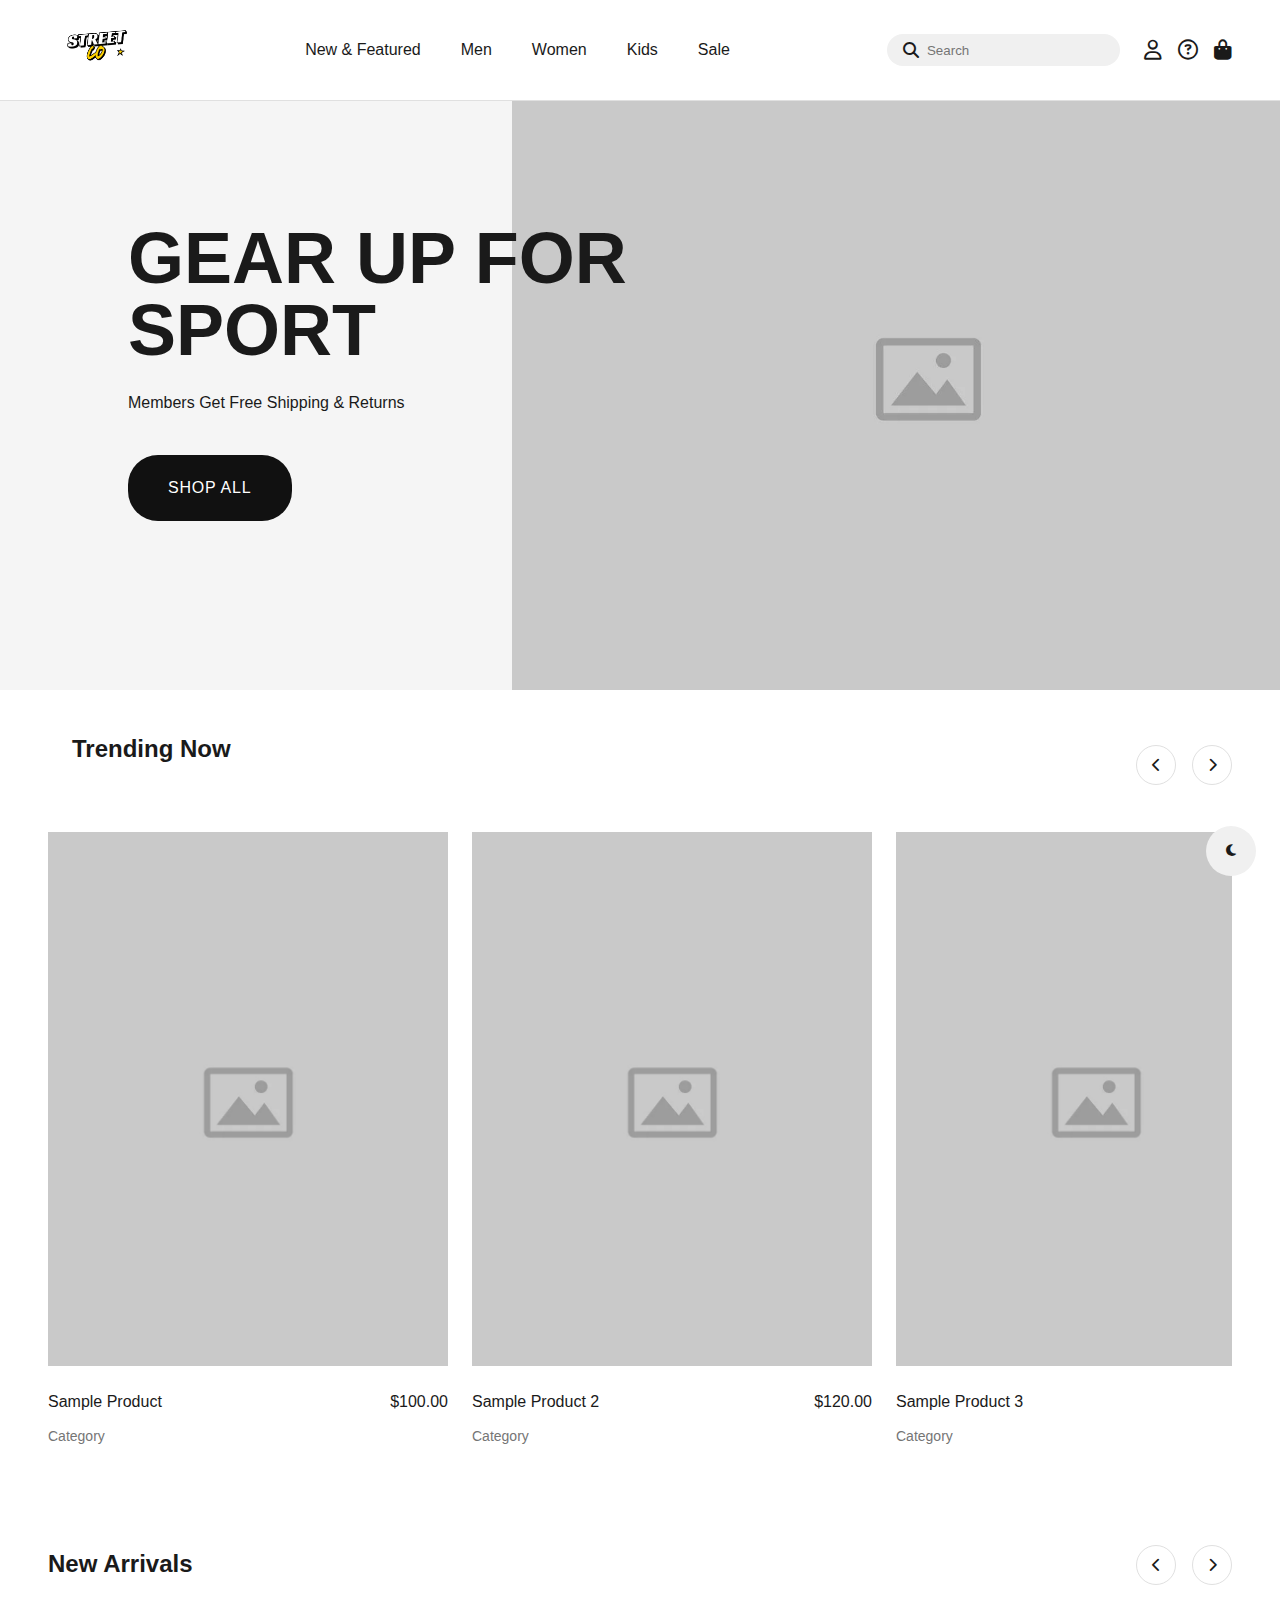
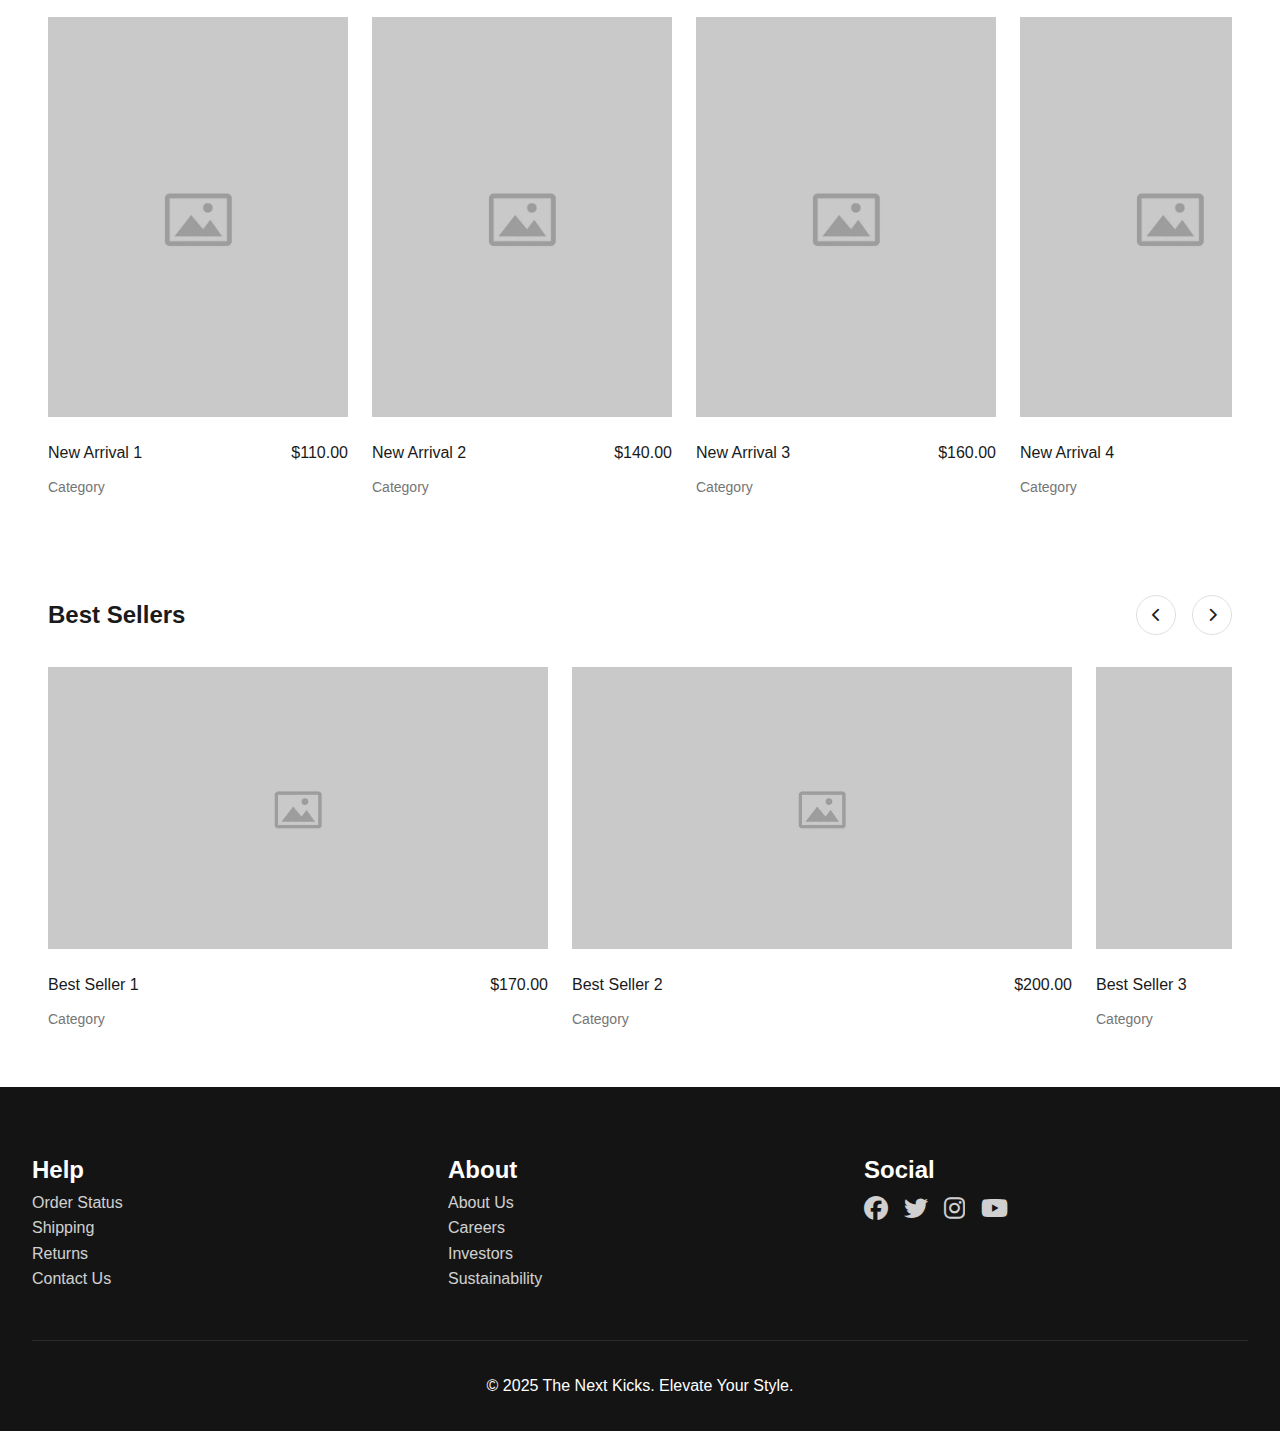
<file: index.html>
<!DOCTYPE html>
<html lang="en">
<head>
    <meta charset="UTF-8">
    <meta name="viewport" content="width=device-width, initial-scale=1.0">
    <title>TNK Clothing Shop</title>
    <link rel="stylesheet" href="styles.css">
    <link rel="stylesheet" href="https://cdnjs.cloudflare.com/ajax/libs/font-awesome/6.4.0/css/all.min.css">
</head>
<body>
    <nav class="nav">
        <div class="nav__container">
            <a href="/">
                <img src="images/logo.png" alt="TNK" class="nav__logo">
            </a>

            <ul class="nav__menu">
                <li><a href="#" class="nav__link">New & Featured</a></li>
                <li><a href="#" class="nav__link">Men</a></li>
                <li><a href="#" class="nav__link">Women</a></li>
                <li><a href="#" class="nav__link">Kids</a></li>
                <li><a href="#" class="nav__link">Sale</a></li>
            </ul>

            <div class="nav__tools">
                <div class="nav__search">
                    <i class="fas fa-search"></i>
                    <input type="text" placeholder="Search">
                </div>
                <div class="nav__icons">
                    <a href="auth.html" class="nav__icon"><i class="far fa-user"></i></a>
                    <a href="help.html" class="nav__icon"><i class="far fa-question-circle"></i></a>
                    <a href="cart.html" class="nav__icon"><i class="fas fa-shopping-bag"></i></a>
                </div>
            </div>
        </div>
    </nav>

    <main>
        <section class="featured-showcase">
            <div class="showcase-content">
                <h1>GEAR UP FOR SPORT</h1>
                <p>Members Get Free Shipping & Returns</p>
                <nav class="showcase-buttons">
                    <a href="#" class="btn btn--primary">Shop All</a>
                </nav>
            </div>
            <img src="images/placeholder.png" alt="Featured Collection">
        </section>

        <section class="trending-now">
            <div class="section-header">
                <h2>Trending Now</h2>
                <div class="scroll-controls">
                    <button class="scroll-btn prev" aria-label="Previous">
                        <i class="fas fa-chevron-left"></i>
                    </button>
                    <button class="scroll-btn next" aria-label="Next">
                        <i class="fas fa-chevron-right"></i>
                    </button>
                </div>
            </div>
            <div class="scroll-container">
                <div class="trend-list">
                    <a href="product.html?id=1" class="trend-card" data-product-id="1" data-product-name="Sample Product" data-product-price="100.00">
                        <img src="images/placeholder.png" alt="Product">
                        <div class="trend-details">
                            <h3>Sample Product</h3>
                            <span class="trend-price">$100.00</span>
                        </div>
                        <span class="trend-category">Category</span>
                    </a>
                    <a href="product.html?id=2" class="trend-card" data-product-id="2" data-product-name="Sample Product 2" data-product-price="120.00">
                        <img src="images/placeholder.png" alt="Product">
                        <div class="trend-details">
                            <h3>Sample Product 2</h3>
                            <span class="trend-price">$120.00</span>
                        </div>
                        <span class="trend-category">Category</span>
                    </a>
                    <a href="product.html?id=3" class="trend-card" data-product-id="3" data-product-name="Sample Product 3" data-product-price="150.00">
                        <img src="images/placeholder.png" alt="Product">
                        <div class="trend-details">
                            <h3>Sample Product 3</h3>
                            <span class="trend-price">$150.00</span>
                        </div>
                        <span class="trend-category">Category</span>
                    </a>
                    <a href="product.html?id=4" class="trend-card" data-product-id="4" data-product-name="Sample Product 4" data-product-price="200.00">
                        <img src="images/placeholder.png" alt="Product">
                        <div class="trend-details">
                            <h3>Sample Product 4</h3>
                            <span class="trend-price">$200.00</span>
                        </div>
                        <span class="trend-category">Category</span>
                    </a>
                    <a href="product.html?id=5" class="trend-card" data-product-id="5" data-product-name="Sample Product 5" data-product-price="180.00">
                        <img src="images/placeholder.png" alt="Product">
                        <div class="trend-details">
                            <h3>Sample Product 5</h3>
                            <span class="trend-price">$180.00</span>
                        </div>
                        <span class="trend-category">Category</span>
                    </a>
                    <a href="product.html?id=6" class="trend-card" data-product-id="6" data-product-name="Sample Product 6" data-product-price="130.00">
                        <img src="images/placeholder.png" alt="Product">
                        <div class="trend-details">
                            <h3>Sample Product 6</h3>
                            <span class="trend-price">$130.00</span>
                        </div>
                        <span class="trend-category">Category</span>
                    </a>
                </div>
            </div>
        </section>

        <section class="new-arrivals">
            <div class="section-header">
                <h2>New Arrivals</h2>
                <div class="scroll-controls">
                    <button class="scroll-btn prev" aria-label="Previous">
                        <i class="fas fa-chevron-left"></i>
                    </button>
                    <button class="scroll-btn next" aria-label="Next">
                        <i class="fas fa-chevron-right"></i>
                    </button>
                </div>
            </div>
            <div class="scroll-container">
                <div class="trend-list">
                    <a href="product.html?id=7" class="trend-card" data-product-id="7" data-product-name="New Arrival 1" data-product-price="110.00">
                        <img src="images/placeholder.png" alt="Product">
                        <div class="trend-details">
                            <h3>New Arrival 1</h3>
                            <span class="trend-price">$110.00</span>
                        </div>
                        <span class="trend-category">Category</span>
                    </a>
                    <a href="product.html?id=8" class="trend-card" data-product-id="8" data-product-name="New Arrival 2" data-product-price="140.00">
                        <img src="images/placeholder.png" alt="Product">
                        <div class="trend-details">
                            <h3>New Arrival 2</h3>
                            <span class="trend-price">$140.00</span>
                        </div>
                        <span class="trend-category">Category</span>
                    </a>
                    <a href="product.html?id=9" class="trend-card" data-product-id="9" data-product-name="New Arrival 3" data-product-price="160.00">
                        <img src="images/placeholder.png" alt="Product">
                        <div class="trend-details">
                            <h3>New Arrival 3</h3>
                            <span class="trend-price">$160.00</span>
                        </div>
                        <span class="trend-category">Category</span>
                    </a>
                    <a href="product.html?id=10" class="trend-card" data-product-id="10" data-product-name="New Arrival 4" data-product-price="190.00">
                        <img src="images/placeholder.png" alt="Product">
                        <div class="trend-details">
                            <h3>New Arrival 4</h3>
                            <span class="trend-price">$190.00</span>
                        </div>
                        <span class="trend-category">Category</span>
                    </a>
                </div>
            </div>
        </section>

        <section class="best-sellers">
            <div class="section-header">
                <h2>Best Sellers</h2>
                <div class="scroll-controls">
                    <button class="scroll-btn prev" aria-label="Previous">
                        <i class="fas fa-chevron-left"></i>
                    </button>
                    <button class="scroll-btn next" aria-label="Next">
                        <i class="fas fa-chevron-right"></i>
                    </button>
                </div>
            </div>
            <div class="scroll-container">
                <div class="trend-list">
                    <a href="product.html?id=11" class="trend-card" data-product-id="11" data-product-name="Best Seller 1" data-product-price="170.00">
                        <img src="images/placeholder.png" alt="Product">
                        <div class="trend-details">
                            <h3>Best Seller 1</h3>
                            <span class="trend-price">$170.00</span>
                        </div>
                        <span class="trend-category">Category</span>
                    </a>
                    <a href="product.html?id=12" class="trend-card" data-product-id="12" data-product-name="Best Seller 2" data-product-price="200.00">
                        <img src="images/placeholder.png" alt="Product">
                        <div class="trend-details">
                            <h3>Best Seller 2</h3>
                            <span class="trend-price">$200.00</span>
                        </div>
                        <span class="trend-category">Category</span>
                    </a>
                    <a href="product.html?id=13" class="trend-card" data-product-id="13" data-product-name="Best Seller 3" data-product-price="220.00">
                        <img src="images/placeholder.png" alt="Product">
                        <div class="trend-details">
                            <h3>Best Seller 3</h3>
                            <span class="trend-price">$220.00</span>
                        </div>
                        <span class="trend-category">Category</span>
                    </a>
                    <a href="product.html?id=14" class="trend-card" data-product-id="14" data-product-name="Best Seller 4" data-product-price="250.00">
                        <img src="images/placeholder.png" alt="Product">
                        <div class="trend-details">
                            <h3>Best Seller 4</h3>
                            <span class="trend-price">$250.00</span>
                        </div>
                        <span class="trend-category">Category</span>
                    </a>
                </div>
            </div>
        </section>
    </main>

    <footer>
        <div class="footer-content">
            <section class="footer-section">
                <h2>Help</h2>
                <nav aria-label="Help navigation">
                    <ul>
                        <li><a href="#">Order Status</a></li>
                        <li><a href="#">Shipping</a></li>
                        <li><a href="#">Returns</a></li>
                        <li><a href="#">Contact Us</a></li>
                    </ul>
                </nav>
            </section>
            <section class="footer-section">
                <h2>About</h2>
                <nav aria-label="About navigation">
                    <ul>
                        <li><a href="#">About Us</a></li>
                        <li><a href="#">Careers</a></li>
                        <li><a href="#">Investors</a></li>
                        <li><a href="#">Sustainability</a></li>
                    </ul>
                </nav>
            </section>
            <section class="footer-section">
                <h2>Social</h2>
                <nav class="social-icons" aria-label="Social media">
                    <a href="#"><i class="fab fa-facebook"></i></a>
                    <a href="#"><i class="fab fa-twitter"></i></a>
                    <a href="#"><i class="fab fa-instagram"></i></a>
                    <a href="#"><i class="fab fa-youtube"></i></a>
                </nav>
            </section>
        </div>
        <div class="footer-bottom">
            <p>&copy; 2025 The Next Kicks. Elevate Your Style.</p>
        </div>
    </footer>

    <button class="theme-toggle" aria-label="Toggle dark mode">
        <i class="fas fa-moon"></i>
    </button>

    <script src="script.js"></script>
</body>
</html>
</file>
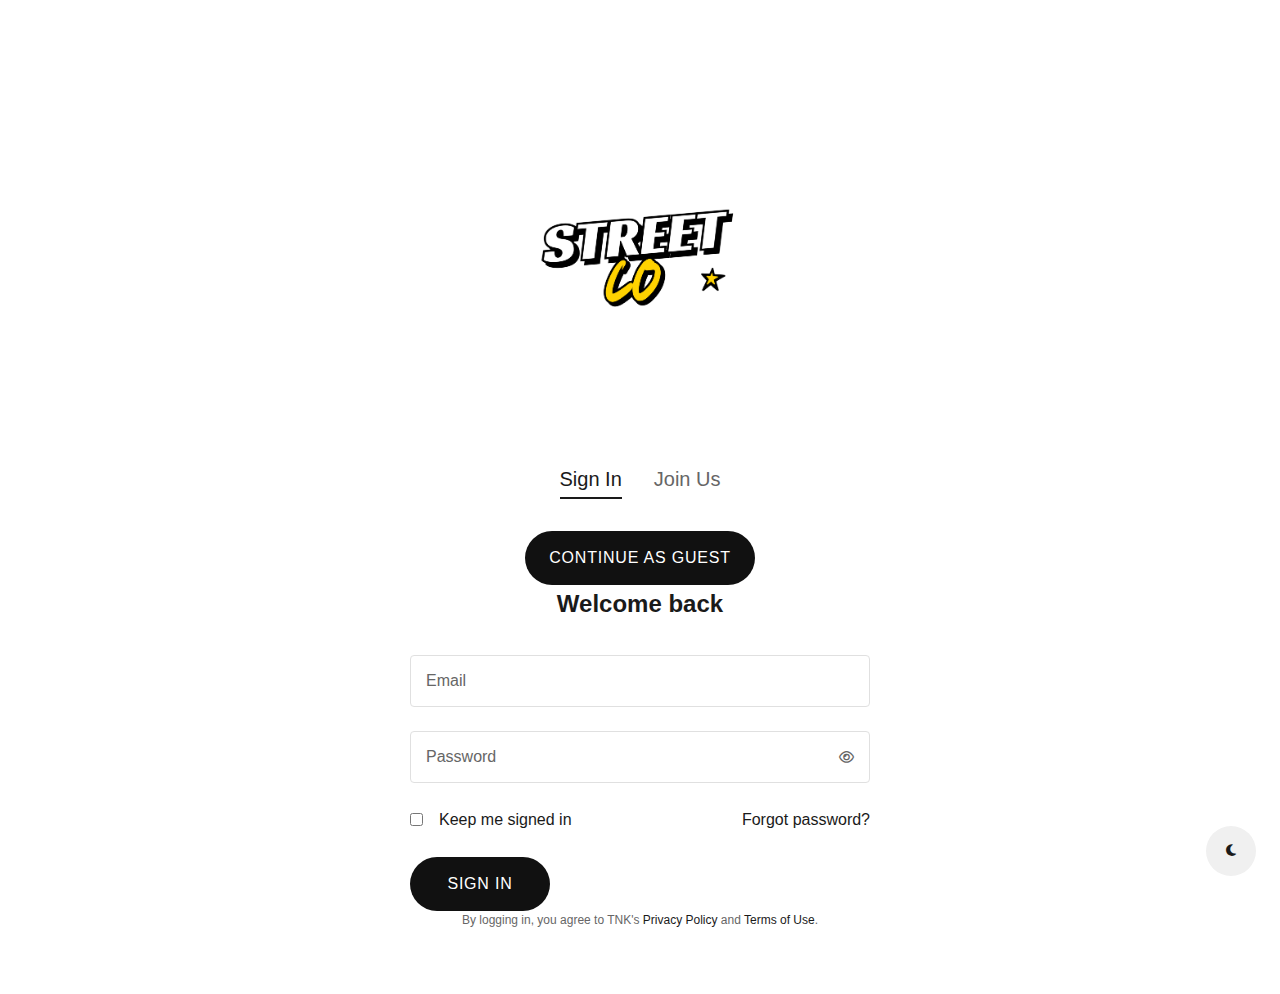
<file: auth.html>
<!DOCTYPE html>
<html lang="en">
<head>
    <meta charset="UTF-8">
    <meta name="viewport" content="width=device-width, initial-scale=1.0">
    <title>Sign In - TNK Clothing Shop</title>
    <link rel="stylesheet" href="styles.css">
    <link rel="stylesheet" href="auth.css">
    <link rel="stylesheet" href="https://cdnjs.cloudflare.com/ajax/libs/font-awesome/6.4.0/css/all.min.css">
</head>
<body>
    <div class="auth-container">
        <div class="auth-wrapper">
            <a href="index.html">
                <img src="images/logo.png" alt="Logo" class="auth-logo">
            </a>
            
            <div class="auth-tabs">
                <button class="tab-btn active" data-tab="signin">Sign In</button>
                <button class="tab-btn" data-tab="signup">Join Us</button>
            </div>

            <button id="guestButton" class="btn btn--primary">Continue as Guest</button>

            <form class="auth-form signin-form active" onsubmit="return false;">
                <h2>Welcome back</h2>
                
                <div class="form-group">
                    <input type="email" id="signin-email" required>
                    <label for="signin-email">Email</label>
                </div>

                <div class="form-group">
                    <input type="password" id="signin-password" required>
                    <label for="signin-password">Password</label>
                    <button type="button" class="show-password">
                        <i class="far fa-eye"></i>
                    </button>
                </div>

                <div class="form-options">
                    <label class="checkbox-container">
                        <input type="checkbox">
                        <span class="checkmark"></span>
                        Keep me signed in
                    </label>
                    <a href="#" class="forgot-link">Forgot password?</a>
                </div>

                <button type="submit" class="btn btn--primary">Sign In</button>
            </form>

            <form class="auth-form signup-form" onsubmit="return false;">
                <h2>Create your account</h2>
                
                <div class="form-group">
                    <input type="email" id="signup-email" required>
                    <label for="signup-email">Email</label>
                </div>

                <div class="form-group">
                    <input type="password" id="signup-password" required>
                    <label for="signup-password">Password</label>
                    <button type="button" class="show-password">
                        <i class="far fa-eye"></i>
                    </button>
                </div>

                <div class="form-group">
                    <input type="text" id="signup-firstname" required>
                    <label for="signup-firstname">First Name</label>
                </div>

                <div class="form-group">
                    <input type="text" id="signup-lastname" required>
                    <label for="signup-lastname">Last Name</label>
                </div>

                <div class="form-options">
                    <label class="checkbox-container">
                        <input type="checkbox">
                        <span class="checkmark"></span>
                        Sign up for emails
                    </label>
                </div>

                <button type="submit" class="btn btn--primary">Create Account</button>
            </form>

            <p class="privacy-text">
                By logging in, you agree to TNK's <a href="#">Privacy Policy</a> and <a href="#">Terms of Use</a>.
            </p>
        </div>
    </div>

    <button class="theme-toggle" aria-label="Toggle dark mode">
        <i class="fas fa-moon"></i>
    </button>

    <script src="script.js"></script>
    <script src="auth.js"></script>
</body>
</html>
</file>
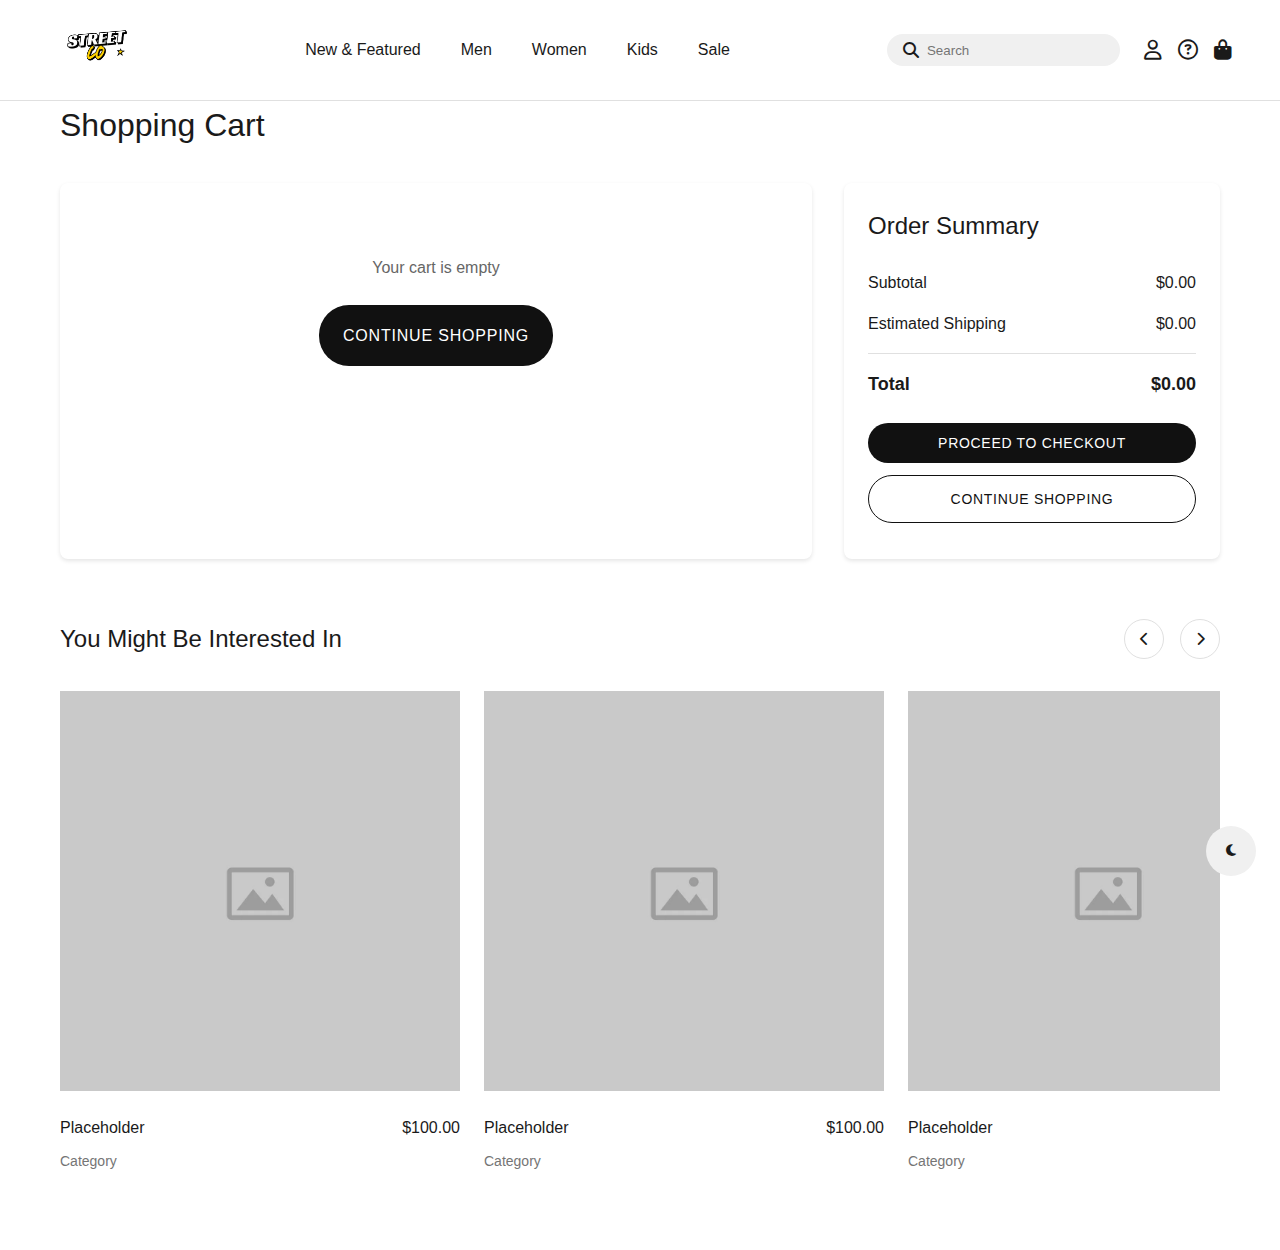
<file: cart.html>
<!DOCTYPE html>
<html lang="en">
<head>
    <meta charset="UTF-8">
    <meta name="viewport" content="width=device-width, initial-scale=1.0">
    <title>Cart - TNK Clothing Shop</title>
    <link rel="stylesheet" href="cart.css">
    <link rel="stylesheet" href="https://cdnjs.cloudflare.com/ajax/libs/font-awesome/6.4.0/css/all.min.css">
    <link rel="stylesheet" href="styles.css">
</head>
<body>
    <nav class="nav">
        <div class="nav__container">
            <a href="/">
                <img src="images/logo.png" alt="TNK" class="nav__logo">
            </a>

            <ul class="nav__menu">
                <li><a href="#" class="nav__link">New & Featured</a></li>
                <li><a href="#" class="nav__link">Men</a></li>
                <li><a href="#" class="nav__link">Women</a></li>
                <li><a href="#" class="nav__link">Kids</a></li>
                <li><a href="#" class="nav__link">Sale</a></li>
            </ul>

            <div class="nav__tools">
                <div class="nav__search">
                    <i class="fas fa-search"></i>
                    <input type="text" placeholder="Search">
                </div>
                <div class="nav__icons">
                    <a href="auth.html" class="nav__icon"><i class="far fa-user"></i></a>
                    <a href="help.html" class="nav__icon"><i class="far fa-question-circle"></i></a>
                    <a href="cart.html" class="nav__icon"><i class="fas fa-shopping-bag"></i></a>
                </div>
            </div>
        </div>
    </nav>

    <div class="cart-container">
        <h1>Shopping Cart</h1>
        <div class="cart-grid">
            <div class="cart-items">
                <!-- Cart items will be dynamically added here -->
            </div>
            <div class="cart-summary">
                <h2>Order Summary</h2>
                <div class="subtotal">
                    <span>Subtotal</span>
                    <span class="amount">$0.00</span>
                </div>
                <div class="shipping">
                    <span>Estimated Shipping</span>
                    <span class="amount">$0.00</span>
                </div>
                <div class="total">
                    <span>Total</span>
                    <span class="amount">$0.00</span>
                </div>
                <button class="btn btn--primary btn--small">Proceed to Checkout</button>
                <a href="index.html" class="btn btn--secondary btn--small">Continue Shopping</a>
            </div>
        </div>
    </div>
    
    <!-- You Might Be Interested In Section -->
    <section class="interested-in">
        <div class="section-header">
            <h2>You Might Be Interested In</h2>
            <div class="scroll-controls">
                <button class="scroll-btn prev" aria-label="Previous">
                    <i class="fas fa-chevron-left"></i>
                </button>
                <button class="scroll-btn next" aria-label="Next">
                    <i class="fas fa-chevron-right"></i>
                </button>
            </div>
        </div>
        <div class="scroll-container">
            <div class="trend-list">
                <a href="product.html?id=1" class="trend-card">
                    <img src="images/placeholder.png" alt="Image">
                    <div class="trend-details">
                        <h3>Placeholder</h3>
                        <span class="trend-price">$100.00</span>
                    </div>
                    <span class="trend-category">Category</span>
                </a>
                <a href="product.html?id=2" class="trend-card">
                    <img src="images/placeholder.png" alt="Image">
                    <div class="trend-details">
                        <h3>Placeholder</h3>
                        <span class="trend-price">$100.00</span>
                    </div>
                    <span class="trend-category">Category</span>
                </a>
                <a href="product.html?id=3" class="trend-card">
                    <img src="images/placeholder.png" alt="Image">
                    <div class="trend-details">
                        <h3>Placeholder</h3>
                        <span class="trend-price">$100.00</span>
                    </div>
                    <span class="trend-category">Category</span>
                </a>
                <a href="product.html?id=4" class="trend-card">
                    <img src="images/placeholder.png" alt="Image">
                    <div class="trend-details">
                        <h3>Placeholder</h3>
                        <span class="trend-price">$100.00</span>
                    </div>
                    <span class="trend-category">Category</span>
                </a>
                <a href="product.html?id=5" class="trend-card">
                    <img src="images/placeholder.png" alt="Image">
                    <div class="trend-details">
                        <h3>Placeholder</h3>
                        <span class="trend-price">$100.00</span>
                    </div>
                    <span class="trend-category">Category</span>
                </a>
            </div>
        </div>
    </section>
    
    <button class="theme-toggle" aria-label="Toggle dark mode">
        <i class="fas fa-moon"></i>
    </button>
    
    <script src="script.js"></script>
    <script src="cart.js"></script>
</body>
</html>
</file>
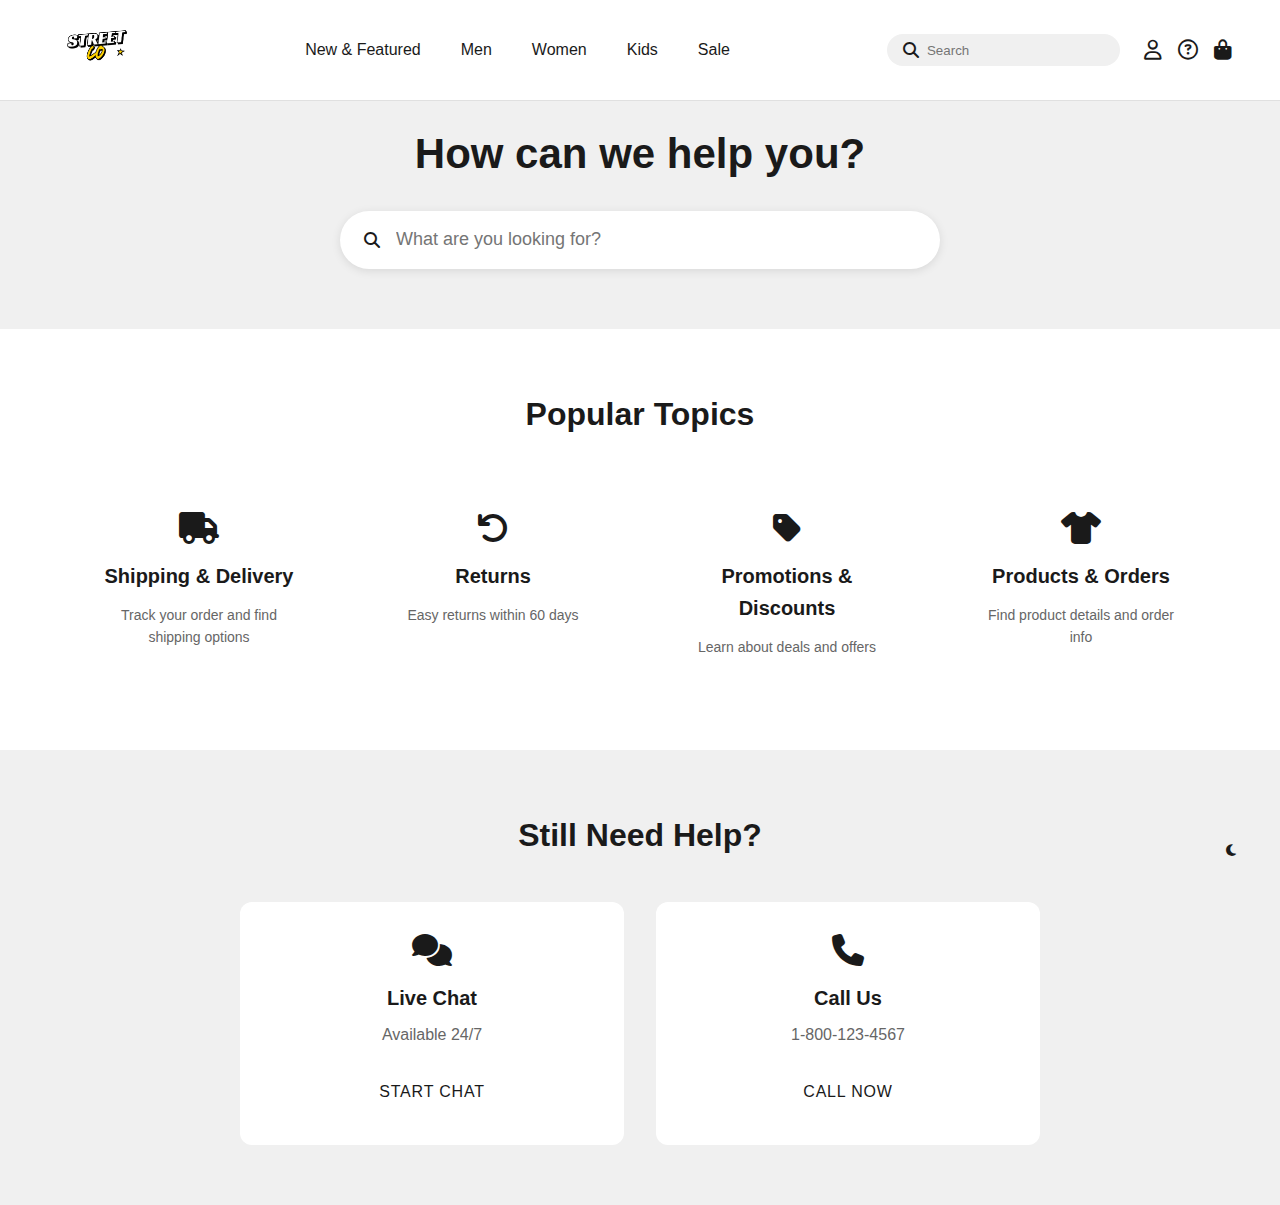
<file: help.html>
<!DOCTYPE html>
<html lang="en">
<head>
    <meta charset="UTF-8">
    <meta name="viewport" content="width=device-width, initial-scale=1.0">
    <title>Help - TNK Clothing Shop</title>
    <link rel="stylesheet" href="styles.css">
    <link rel="stylesheet" href="help.css">
    <link rel="stylesheet" href="https://cdnjs.cloudflare.com/ajax/libs/font-awesome/6.4.0/css/all.min.css">
</head>
<body>
    <nav class="nav">
        <div class="nav__container">
            <a href="/">
                <img src="images/logo.png" alt="TNK" class="nav__logo">
            </a>

            <ul class="nav__menu">
                <li><a href="#" class="nav__link">New & Featured</a></li>
                <li><a href="#" class="nav__link">Men</a></li>
                <li><a href="#" class="nav__link">Women</a></li>
                <li><a href="#" class="nav__link">Kids</a></li>
                <li><a href="#" class="nav__link">Sale</a></li>
            </ul>

            <div class="nav__tools">
                <div class="nav__search">
                    <i class="fas fa-search"></i>
                    <input type="text" placeholder="Search">
                </div>
                <div class="nav__icons">
                    <a href="auth.html" class="nav__icon"><i class="far fa-user"></i></a>
                    <a href="help.html" class="nav__icon"><i class="far fa-question-circle"></i></a>
                    <a href="cart.html" class="nav__icon"><i class="fas fa-shopping-bag"></i></a>
                </div>
            </div>
        </div>
    </nav>

    <!-- Quick Help Section -->
    <section class="quick-help">
        <h1>How can we help you?</h1>
        <div class="search-box">
            <i class="fas fa-search"></i>
            <input type="text" placeholder="What are you looking for?">
        </div>
    </section>

    <!-- Popular Topics -->
    <section class="help-topics">
        <h2>Popular Topics</h2>
        <div class="topics-grid">
            <a href="#" class="topic-card">
                <i class="fas fa-truck"></i>
                <h3>Shipping & Delivery</h3>
                <p>Track your order and find shipping options</p>
            </a>
            <a href="#" class="topic-card">
                <i class="fas fa-undo"></i>
                <h3>Returns</h3>
                <p>Easy returns within 60 days</p>
            </a>
            <a href="#" class="topic-card">
                <i class="fas fa-tag"></i>
                <h3>Promotions & Discounts</h3>
                <p>Learn about deals and offers</p>
            </a>
            <a href="#" class="topic-card">
                <i class="fas fa-tshirt"></i>
                <h3>Products & Orders</h3>
                <p>Find product details and order info</p>
            </a>
        </div>
    </section>

    <!-- Contact Section -->
    <section class="contact-section">
        <h2>Still Need Help?</h2>
        <div class="contact-options">
            <div class="contact-card">
                <i class="fas fa-comments"></i>
                <h3>Live Chat</h3>
                <p>Available 24/7</p>
                <button class="btn">Start Chat</button>
            </div>
            <div class="contact-card">
                <i class="fas fa-phone"></i>
                <h3>Call Us</h3>
                <p>1-800-123-4567</p>
                <button class="btn">Call Now</button>
            </div>
        </div>
    </section>

    <button class="theme-toggle" aria-label="Toggle dark mode">
        <i class="fas fa-moon"></i>
    </button>

    <script src="script.js"></script>
</body>
</html>
</file>
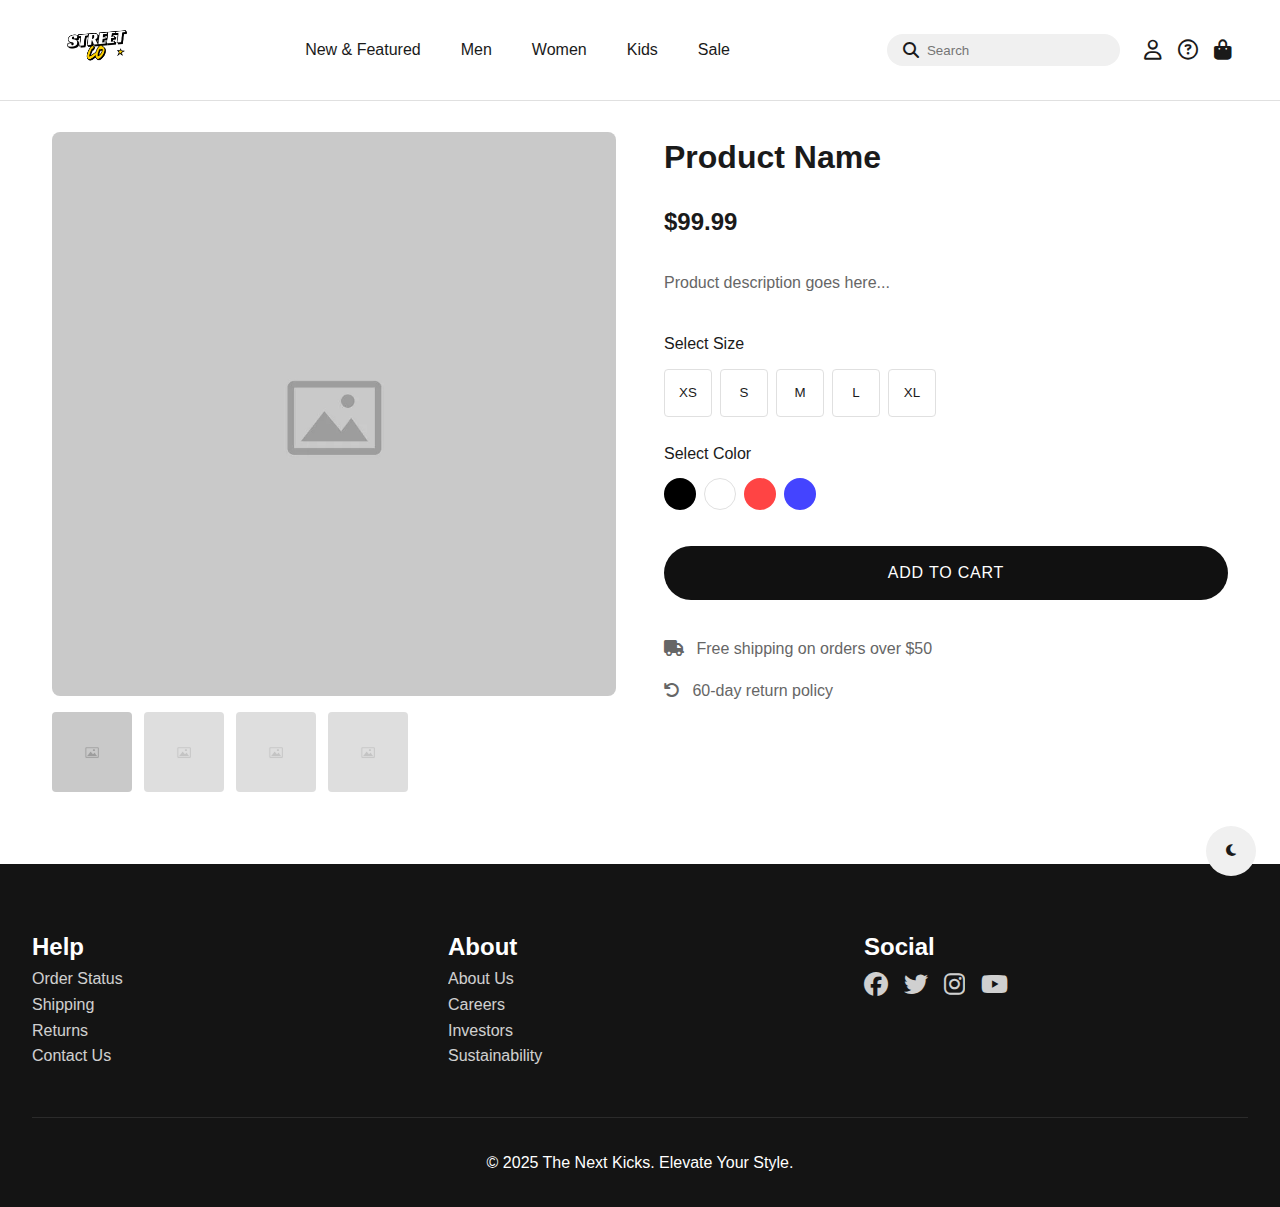
<file: product.html>
<!DOCTYPE html>
<html lang="en">
<head>
    <meta charset="UTF-8">
    <meta name="viewport" content="width=device-width, initial-scale=1.0">
    <title>Product - TNK Clothing Shop</title>
    <link rel="stylesheet" href="styles.css">
    <link rel="stylesheet" href="product.css">
    <link rel="stylesheet" href="https://cdnjs.cloudflare.com/ajax/libs/font-awesome/6.4.0/css/all.min.css">
</head>
<body>
    <nav class="nav">
        <div class="nav__container">
            <a href="/">
                <img src="images/logo.png" alt="TNK" class="nav__logo">
            </a>

            <ul class="nav__menu">
                <li><a href="#" class="nav__link">New & Featured</a></li>
                <li><a href="#" class="nav__link">Men</a></li>
                <li><a href="#" class="nav__link">Women</a></li>
                <li><a href="#" class="nav__link">Kids</a></li>
                <li><a href="#" class="nav__link">Sale</a></li>
            </ul>

            <div class="nav__tools">
                <div class="nav__search">
                    <i class="fas fa-search"></i>
                    <input type="text" placeholder="Search">
                </div>
                <div class="nav__icons">
                    <a href="auth.html" class="nav__icon"><i class="far fa-user"></i></a>
                    <a href="help.html" class="nav__icon"><i class="far fa-question-circle"></i></a>
                    <a href="cart.html" class="nav__icon"><i class="fas fa-shopping-bag"></i></a>
                </div>
            </div>
        </div>
    </nav>

    <main class="product-page">
        <div class="product-container">
            <div class="product-gallery">
                <div class="main-image">
                    <img src="images/placeholder.png" alt="Product" id="mainImage">
                </div>
                <div class="thumbnail-list">
                    <img src="images/placeholder.png" alt="Product view 1" class="active">
                    <img src="images/placeholder.png" alt="Product view 2">
                    <img src="images/placeholder.png" alt="Product view 3">
                    <img src="images/placeholder.png" alt="Product view 4">
                </div>
            </div>
            <div class="product-details">
                <h1>Product Name</h1>
                <div class="product-price">$99.99</div>
                <div class="product-description">
                    <p>Product description goes here...</p>
                </div>
                
                <div class="product-options">
                    <div class="size-selector" role="radiogroup" aria-label="Select size">
                        <label id="size-label">Select Size</label>
                        <div class="size-options">
                            <button class="size-btn" 
                                    role="radio" 
                                    aria-checked="false"
                                    aria-labelledby="size-label"
                                    data-size="XS">XS</button>
                            <button class="size-btn" 
                                    role="radio" 
                                    aria-checked="false"
                                    aria-labelledby="size-label"
                                    data-size="S">S</button>
                            <button class="size-btn" 
                                    role="radio" 
                                    aria-checked="false"
                                    aria-labelledby="size-label"
                                    data-size="M">M</button>
                            <button class="size-btn" 
                                    role="radio" 
                                    aria-checked="false"
                                    aria-labelledby="size-label"
                                    data-size="L">L</button>
                            <button class="size-btn" 
                                    role="radio" 
                                    aria-checked="false"
                                    aria-labelledby="size-label"
                                    data-size="XL">XL</button>
                        </div>
                    </div>
                    
                    <div class="color-selector" role="radiogroup" aria-label="Select color">
                        <label id="color-label">Select Color</label>
                        <div class="color-options">
                            <button class="color-btn" 
                                    role="radio" 
                                    aria-checked="false"
                                    aria-label="Select Black color"
                                    data-color="black"></button>
                            <button class="color-btn" 
                                    role="radio" 
                                    aria-checked="false"
                                    aria-label="Select White color"
                                    data-color="white"></button>
                            <button class="color-btn" 
                                    role="radio" 
                                    aria-checked="false"
                                    aria-label="Select Red color"
                                    data-color="red"></button>
                            <button class="color-btn" 
                                    role="radio" 
                                    aria-checked="false"
                                    aria-label="Select Blue color"
                                    data-color="blue"></button>
                        </div>
                    </div>
                </div>

                <div class="add-to-cart">
                    <button id="addToCart" class="btn btn--primary add-to-cart-btn">Add to Cart</button>
                </div>

                <div class="product-meta">
                    <div class="shipping-info">
                        <i class="fas fa-truck"></i>
                        <span>Free shipping on orders over $50</span>
                    </div>
                    <div class="return-info">
                        <i class="fas fa-undo"></i>
                        <span>60-day return policy</span>
                    </div>
                </div>
            </div>
        </div>
    </main>

    <!-- Add footer -->
    <footer>
        <div class="footer-content">
            <section class="footer-section">
                <h2>Help</h2>
                <nav aria-label="Help navigation">
                    <ul>
                        <li><a href="#">Order Status</a></li>
                        <li><a href="#">Shipping</a></li>
                        <li><a href="#">Returns</a></li>
                        <li><a href="#">Contact Us</a></li>
                    </ul>
                </nav>
            </section>
            <section class="footer-section">
                <h2>About</h2>
                <nav aria-label="About navigation">
                    <ul>
                        <li><a href="#">About Us</a></li>
                        <li><a href="#">Careers</a></li>
                        <li><a href="#">Investors</a></li>
                        <li><a href="#">Sustainability</a></li>
                    </ul>
                </nav>
            </section>
            <section class="footer-section">
                <h2>Social</h2>
                <nav class="social-icons" aria-label="Social media">
                    <a href="#"><i class="fab fa-facebook"></i></a>
                    <a href="#"><i class="fab fa-twitter"></i></a>
                    <a href="#"><i class="fab fa-instagram"></i></a>
                    <a href="#"><i class="fab fa-youtube"></i></a>
                </nav>
            </section>
        </div>
        <div class="footer-bottom">
            <p>&copy; 2025 The Next Kicks. Elevate Your Style.</p>
        </div>
    </footer>

    <!-- Add theme toggle button -->
    <button class="theme-toggle" aria-label="Toggle dark mode">
        <i class="fas fa-moon"></i>
    </button>

    <script src="script.js"></script>
    <script src="product.js"></script>
</body>
</html>
</file>
<file: auth.css>
.auth-container {
    min-height: 100vh;
    display: flex;
    align-items: center;
    justify-content: center;
    padding: 40px 20px;
    background-color: var(--bg-color);
}

.auth-wrapper {
    width: 100%;
    max-width: 460px;
    text-align: center;
}

.auth-logo {
    height: 320px; /* Increased from 32px to 320px */
    margin-bottom: 32px;
}

.auth-tabs {
    display: flex;
    gap: 32px;
    justify-content: center;
    margin-bottom: 32px;
}

.tab-btn {
    background: none;
    border: none;
    font-size: 20px;
    color: var(--muted-text);
    cursor: pointer;
    padding: 8px 0;
    position: relative;
}

.tab-btn.active {
    color: var(--text-color);
}

.tab-btn.active::after {
    content: '';
    position: absolute;
    bottom: 0;
    left: 0;
    width: 100%;
    height: 2px;
    background-color: var(--text-color);
}

.auth-form {
    display: none;
    text-align: left;
}

.auth-form.active {
    display: block;
}

.auth-form h2 {
    font-size: 24px;
    margin-bottom: 32px;
    text-align: center;
    color: var(--text-color);
}

.form-group {
    position: relative;
    margin-bottom: 24px;
}

.form-group input {
    width: 100%;
    padding: 16px;
    border: 1px solid var(--border-color);
    border-radius: 4px;
    background: var(--card-bg);
    color: var(--text-color);
    font-size: 16px;
}

.form-group label {
    position: absolute;
    left: 16px;
    top: 50%;
    transform: translateY(-50%);
    color: var(--muted-text);
    transition: all 0.2s;
    pointer-events: none;
}

.form-group input:focus + label,
.form-group input:valid + label {
    top: 0;
    font-size: 12px;
    background: var(--card-bg);
    padding: 0 4px;
}

.show-password {
    position: absolute;
    right: 16px;
    top: 50%;
    transform: translateY(-50%);
    background: none;
    border: none;
    color: var(--muted-text);
    cursor: pointer;
}

.form-options {
    display: flex;
    justify-content: space-between;
    align-items: center;
    margin-bottom: 24px;
}

.checkbox-container {
    display: flex;
    align-items: center;
    gap: 8px;
    cursor: pointer;
    color: var(--text-color);
}

.forgot-link {
    color: var(--text-color);
    text-decoration: none;
}

.forgot-link:hover {
    text-decoration: underline;
}

.privacy-text {
    font-size: 12px;
    color: var(--muted-text);
    margin-bottom: 24px;
    text-align: center;
}

.privacy-text a {
    color: var(--text-color);
    text-decoration: none;
}

.privacy-text a:hover {
    text-decoration: underline;
}



.message-box {
    background: var(--card-bg);
    padding: 32px;
    border-radius: 8px;
    text-align: center;
}

.message-box h2 {
    font-size: 24px;
    margin-bottom: 16px;
    color: var(--text-color);
}

.message-box p {
    color: var(--muted-text);
    margin-bottom: 24px;
}

@media (max-width: 480px) {
    .auth-wrapper {
        padding: 0;
    }
    
    .form-options {
        flex-direction: column;
        gap: 16px;
        align-items: flex-start;
    }
}
</file>
<file: cart.css>
* {
    margin: 0;
    padding: 0;
    box-sizing: border-box;
    font-family: -apple-system, BlinkMacSystemFont, 'Segoe UI', Roboto, Oxygen, Ubuntu, Cantarell, sans-serif;
}

body {
    background-color: var(--bg-color);
    color: var(--text-color);
    line-height: 1.6;
}

.cart-container {
    max-width: 1200px;
    margin: 40px auto;
    padding: 0 20px;
}

.cart-container h1 {
    margin-bottom: 32px;
    font-size: 32px;
    font-weight: 500;
}

.cart-grid {
    display: grid;
    grid-template-columns: 2fr 1fr;
    gap: 32px;
}

.cart-items {
    background: var(--card-bg);
    padding: 24px;
    border-radius: 8px;
    box-shadow: 0 2px 4px rgba(0,0,0,0.1);
}

.cart-summary {
    background: var(--card-bg);
    padding: 24px;
    border-radius: 8px;
    box-shadow: 0 2px 4px rgba(0,0,0,0.1);
    height: fit-content;
}

.cart-summary h2 {
    font-size: 24px;
    margin-bottom: 24px;
    font-weight: 500;
}

.subtotal, .shipping, .total {
    display: flex;
    justify-content: space-between;
    margin-bottom: 16px;
}

.total {
    border-top: 1px solid var(--border-color);
    padding-top: 16px;
    font-weight: 600;
    font-size: 18px;
    margin-bottom: 24px;  /* Add space above the first button */
}

.cart-summary .btn {
    width: 100%;
    margin-bottom: 12px;  /* Add space between buttons */
}

.cart-item {
    display: grid;
    grid-template-columns: auto 1fr auto;
    gap: 24px;
    padding: 16px 0;
    border-bottom: 1px solid var(--border-color);
}

.cart-item img {
    width: 100px;
    height: 100px;
    object-fit: cover;
}

.item-details h3 {
    font-size: 16px;
    margin-bottom: 8px;
}

.item-price {
    font-weight: 600;
}

.item-quantity {
    display: flex;
    align-items: center;
    gap: 8px;
    margin: 16px 0;
}

.quantity-btn {
    background: var(--card-bg);
    border: 1px solid var(--border-color);
    width: 24px;
    height: 24px;
    border-radius: 50%;
    cursor: pointer;
    display: flex;
    align-items: center;
    justify-content: center;
    color: var(--text-color);
}

.quantity-btn:hover {
    background: var(--accent-color);
}

.remove-item {
    color: #ff4d4d;
    background: none;
    border: none;
    cursor: pointer;
    font-size: 14px;
}

.remove-item:hover {
    text-decoration: underline;
}

.item-options {
    margin: 8px 0;
    color: var(--muted-text);
    font-size: 14px;
    display: flex;
    gap: 16px;
}

.item-size,
.item-color {
    display: inline-block;
    padding: 4px 8px;
    background: var(--accent-color);
    border-radius: 4px;
}

.item-color {
    display: inline-flex;
    align-items: center;
    gap: 4px;
}

.color-dot {
    width: 12px;
    height: 12px;
    border-radius: 50%;
    display: inline-block;
    border: 1px solid var(--border-color);
}

/* Empty Cart Styles */
.empty-cart {
    text-align: center;
    padding: 48px 0;
}

.empty-cart p {
    margin-bottom: 24px;
    color: var(--muted-text);
}

/* You Might Be Interested In Section */
.interested-in {
    max-width: 1200px;
    margin: 60px auto;
    padding: 0 20px;
}

.section-header {
    display: flex;
    justify-content: space-between;
    align-items: center;
    margin-bottom: 32px;
}

.section-header h2 {
    font-size: 24px;
    font-weight: 500;
    color: var(--text-color);
}

.scroll-controls {
    display: flex;
    gap: 16px;
}



.scroll-btn:hover {
    background: var(--accent-color);
}

.scroll-btn i {
    font-size: 14px;
    color: var(--text-color);
}

.scroll-container {
    overflow: hidden;
    position: relative;
}

.trend-list {
    display: flex;
    gap: 24px;
    transition: transform 0.5s ease;
}


.interested-in .trend-card img {
    width: 100%;
    aspect-ratio: 1/1;
    object-fit: cover;
    margin-bottom: 16px;
}

.trend-details {
    display: flex;
    justify-content: space-between;
    align-items: flex-start;
    margin-bottom: 8px;
}

.trend-details h3 {
    font-size: 16px;
    font-weight: 400;
}

.trend-price {
    color: var(--text-color);
}

.trend-category {
    color: var(--muted-text);
    font-size: 14px;
}

@media (max-width: 768px) {
    .cart-grid {
        grid-template-columns: 1fr;
    }
    
    .cart-container {
        margin: 20px auto;
    }
    
    .cart-item {
        grid-template-columns: 1fr;
        text-align: center;
    }
    
    .cart-item img {
        margin: 0 auto;
    }
    
    .item-quantity {
        justify-content: center;
    }
}
</file>
<file: help.css>
/* Help Page Styles */
.quick-help {
    text-align: center;
    padding: 60px 24px;
    background: var(--accent-color);
}

.quick-help h1 {
    font-size: 42px;
    margin-bottom: 24px;
    color: var(--text-color);
}

.quick-help .search-box {
    max-width: 600px;
    margin: 0 auto;
    position: relative;
    background: var(--card-bg);
    padding: 16px 24px;
    border-radius: 30px;
    box-shadow: 0 2px 10px rgba(0,0,0,0.1);
}

.quick-help .search-box input {
    width: 100%;
    border: none;
    background: none;
    font-size: 18px;
    padding-left: 32px;
    color: var(--text-color);
}

.quick-help .search-box i {
    position: absolute;
    left: 24px;
    top: 50%;
    transform: translateY(-50%);
    color: var(--text-color);
}

/* Topics Section */
.help-topics {
    padding: 60px 24px;
    max-width: 1200px;
    margin: 0 auto;
}

.help-topics h2 {
    font-size: 32px;
    margin-bottom: 40px;
    text-align: center;
    color: var(--text-color);
}

.topics-grid {
    display: grid;
    grid-template-columns: repeat(auto-fit, minmax(250px, 1fr));
    gap: 24px;
}

.topic-card {
    background: var(--card-bg);
    padding: 32px;
    border-radius: 12px;
    text-decoration: none;
    color: var(--text-color);
    text-align: center;
    transition: transform 0.3s;
}

.topic-card:hover {
    transform: translateY(-5px);
}

.topic-card i {
    font-size: 32px;
    margin-bottom: 16px;
    color: var(--primary-color);
}

.topic-card h3 {
    font-size: 20px;
    margin-bottom: 12px;
}

.topic-card p {
    color: var(--muted-text);
    font-size: 14px;
}

/* Contact Section */
.contact-section {
    padding: 60px 24px;
    background: var(--accent-color);
    text-align: center;
}

.contact-section h2 {
    font-size: 32px;
    margin-bottom: 40px;
    color: var(--text-color);
}

.contact-options {
    display: flex;
    justify-content: center;
    gap: 32px;
    max-width: 800px;
    margin: 0 auto;
}

.contact-card {
    background: var(--card-bg);
    padding: 32px;
    border-radius: 12px;
    flex: 1;
}

.contact-card i {
    font-size: 32px;
    margin-bottom: 16px;
    color: var(--primary-color);
}

.contact-card h3 {
    font-size: 20px;
    margin-bottom: 8px;
    color: var(--text-color);
}

.contact-card p {
    color: var(--muted-text);
    margin-bottom: 24px;
}

.contact-card .btn {
    background: var(--primary-color);
    color: var(--secondary-color);
    padding: 12px 32px;
    border: none;
    border-radius: 30px;
    font-weight: 500;
    cursor: pointer;
    transition: opacity 0.3s;
}

.contact-card .btn:hover {
    opacity: 0.9;
}

@media (max-width: 768px) {
    .contact-options {
        flex-direction: column;
    }
    
    .quick-help h1 {
        font-size: 32px;
    }
}
</file>
<file: product.css>
.product-page {
    padding: 40px 20px;
    max-width: 1400px;
    margin: 0 auto;
}

.product-container {
    display: grid;
    grid-template-columns: 1fr 1fr;
    gap: 48px;
    background: var(--card-bg);
    padding: 32px;
    border-radius: 8px;
}

.product-gallery {
    display: flex;
    flex-direction: column;
    gap: 16px;
}

.main-image {
    aspect-ratio: 1/1;
    overflow: hidden;
    border-radius: 8px;
}

.main-image img {
    width: 100%;
    height: 100%;
    object-fit: cover;
}

.thumbnail-list {
    display: flex;
    gap: 12px;
}

.thumbnail-list img {
    width: 80px;
    height: 80px;
    object-fit: cover;
    border-radius: 4px;
    cursor: pointer;
    opacity: 0.6;
    transition: opacity 0.2s;
}

.thumbnail-list img:hover,
.thumbnail-list img.active {
    opacity: 1;
}

.product-details h1 {
    font-size: 32px;
    margin-bottom: 16px;
    color: var(--text-color);
}

.product-price {
    font-size: 24px;
    font-weight: 600;
    margin-bottom: 24px;
    color: var(--text-color);
}

.product-description {
    margin-bottom: 32px;
    color: var(--muted-text);
}

.product-options {
    display: flex;
    flex-direction: column;
    gap: 24px;
    margin-bottom: 32px;
}

.size-selector,
.color-selector {
    display: flex;
    flex-direction: column;
    gap: 12px;
}

.size-options,
.color-options {
    display: flex;
    gap: 8px;
}

.size-btn {
    width: 48px;
    height: 48px;
    border: 1px solid var(--border-color);
    background: var(--card-bg);
    border-radius: 4px;
    cursor: pointer;
    color: var(--text-color);
    transition: all 0.2s;
}

.size-btn:hover,
.size-btn.selected {
    background: var(--primary-color);
    color: var(--inverse-text);
    border-color: var(--primary-color);
}

.color-btn {
    width: 32px;
    height: 32px;
    border: none;
    border-radius: 50%;
    cursor: pointer;
    position: relative;
    /* Remove background-color from here as it's set inline */
}

.color-btn[data-color="black"] {
    background-color: #000000;
}

.color-btn[data-color="white"] {
    background-color: #ffffff;
    border: 1px solid #e0e0e0; /* Add border for white button visibility */
}

.color-btn[data-color="red"] {
    background-color: #ff4444;
}

.color-btn[data-color="blue"] {
    background-color: #4444ff;
}

.color-btn::after {
    content: '';
    position: absolute;
    inset: -4px;
    border: 2px solid transparent;
    border-radius: 50%;
    transition: border-color 0.2s;
}

.color-btn:hover::after,
.color-btn.selected::after {
    border-color: var(--text-color);
}

.add-to-cart {
    display: flex;
    gap: 16px;
    margin-bottom: 32px;
}

.add-to-cart-btn {
    flex: 1;
}

/* Remove unused favorite button styles */
.favorite-btn {
    display: none;
}

.product-meta {
    display: flex;
    flex-direction: column;
    gap: 16px;
    color: var(--muted-text);
}

.product-meta i {
    margin-right: 8px;
}

@media (max-width: 768px) {
    .product-container {
        grid-template-columns: 1fr;
    }
}
</file>
<file: styles.css>
/* Base Imports */
@import './css/base/variables.css';
@import './css/tokens/colors.css';
@import './css/tokens/spacing.css';
@import './css/components/button.css';

/* Base Reset */
* {
    margin: 0;
    padding: 0;
    box-sizing: border-box;
    font-family: -apple-system, BlinkMacSystemFont, 'Segoe UI', Roboto, sans-serif;
}

/* Theme Variables */
:root {
    --color-primary: #141414;
    --color-secondary: #ffffff;
    --accent-color: #f0f0f0;
    --text-color: #1a1a1a;
    --bg-color: #ffffff;
    --nav-bg: #ffffff;
    --border-color: #e0e0e0;
    --card-bg: #ffffff;
    --inverse-text: #ffffff;
    --muted-text: #666666;
    --hover-bg: #f8f8f8;
}

[data-theme="dark"] {
    --color-primary: #ffffff;
    --color-secondary: #141414;
    --accent-color: #2a2a2a;
    --text-color: #f0f0f0;
    --bg-color: #1a1a1a;
    --nav-bg: #1a1a1a;
    --border-color: #333333;
    --card-bg: #242424;
    --inverse-text: #141414;
    --muted-text: #999999;
    --hover-bg: #2a2a2a;
}

/* Layout */
.container {
    max-width: var(--container-width);
    margin: 0 auto;
    padding: 0 var(--space-md);
}

/* Navbar */
.nav {
    position: fixed;
    top: 0;
    left: 0;
    width: 100%;
    background: var(--bg-color);
    z-index: 1000;
    border-bottom: 1px solid var(--border-color);
    padding: 0 48px;
    transition: transform 0.3s ease;
}

.nav--hidden {
    transform: translateY(-100%);
}

.nav__container {
    max-width: 1920px;
    margin: 0 auto;
    display: flex;
    align-items: center;
    justify-content: space-between;
    height: 100px; 
}

.nav__logo {
    height: 100px; 
    width: auto;
}

.nav__menu {
    display: flex;
    gap: 24px;
    list-style: none;
}

.nav__link {
    text-decoration: none;
    color: var(--text-color);
    font-size: 16px;
    padding: 8px;
    transition: opacity 0.2s;
}

.nav__link:hover {
    opacity: 0.7;
}

.nav__tools {
    display: flex;
    align-items: center;
    gap: 24px;
}

.nav__search {
    display: flex;
    align-items: center;
    gap: 8px;
    padding: 8px 16px;
    background: var(--accent-color);
    border-radius: 20px;
    min-width: 180px;
    cursor: pointer;
}

.nav__search input {
    border: none;
    background: none;
    outline: none;
    width: 100%;
    color: var(--text-color);
}

.nav__search input:focus {
    outline: none;
}

.nav__search form {
    width: 100%;
    margin: 0;
}

.nav__search form input[type="submit"] {
    display: none;
}

.nav__icons {
    display: flex;
    gap: 16px;
}

.nav__icon {
    color: var(--text-color);
    font-size: 20px;
}

/* Base Layout */
body {
    line-height: 1.6;
    background-color: var(--bg-color);
    color: var(--text-color);
    padding-top: 60px;
}

/* Hero Section */
.hero {
    height: 90vh;
    background: linear-gradient(to bottom, #1a1a1a, #333333);
    display: flex;
    align-items: center;
    justify-content: center;
    text-align: center;
    color: var(--secondary-color);
}

[data-theme="dark"] .hero {
    background: linear-gradient(to bottom, #000000, #1f1f1f);
}

.hero-content {
    max-width: 1200px;
    width: 100%;
    padding: 2rem;
    display: flex;
    justify-content: space-between;
    align-items: center;
    gap: 2rem;
}

.hero-text {
    flex: 1;
    max-width: 500px;
    margin-left: 4rem;
}

.hero-image {
    flex: 1;
    max-width: 600px;
    padding-right: 4rem;
}

.hero-image img {
    width: 100%;
    height: auto;
    border-radius: 10px;
}

.hero-text h2 {
    font-size: 48px;
    margin-bottom: 16px;
    color: var(--secondary-color);
}

.hero-text p {
    font-size: 19px;
    color: var(--secondary-color);
    opacity: 0.9;
}

.hero h1 {
    font-size: 4rem;
    margin-bottom: 1rem;
}

.cta-buttons {
    display: flex;
    gap: 1rem;
    justify-content: center;
    margin-top: 2rem;
}

/* Featured Showcase */
.featured-showcase {
    position: relative;
    height: 70vh;
    background: #f5f5f5;
    display: flex;
    align-items: center;
    overflow: hidden;
}

[data-theme="dark"] .featured-showcase {
    background: #1f1f1f;
}

[data-theme="dark"] .showcase-content h1,
[data-theme="dark"] .showcase-content p {
    color: #999999;
}

.showcase-content {
    position: absolute;
    left: 10%;
    max-width: 500px;
    z-index: 1;
    display: flex;
    flex-direction: column;
    gap: 24px;
}

.showcase-content h1 {
    font-size: 72px;
    line-height: 1;
    margin-bottom: 0;
}

.showcase-content p {
    font-size: 16px;
    margin-bottom: 0;
}

.showcase-buttons {
    margin-top: 16px;
}

.showcase-buttons .btn {
    display: inline-block;
    padding: 20px 40px;
    font-size: 16px;
}

.featured-showcase img {
    position: absolute;
    right: -5%;
    width: 65%;
    height: 100%;
    object-fit: cover;
}

/* Featured Products */
.featured-products {
    padding: 80px 48px;
}

.featured-products h2 {
    text-align: center;
    margin-bottom: 48px;
}

.product-grid {
    display: grid;
    grid-template-columns: repeat(auto-fit, minmax(300px, 1fr));
    gap: 32px;
}

.product-card {
    text-align: center;
    padding: 16px;
    transition: transform 0.3s;
}

.product-card:hover {
    transform: translateY(-5px);
}

.product-card img {
    width: 100%;
    height: 400px;
    object-fit: cover;
    margin-bottom: 16px;
    border-radius: 8px;
}

/* Product Block */
.product {
    display: flex;
    flex-direction: column;
    text-decoration: none;
    color: var(--text-color);
}

.product__image {
    width: 100%;
    aspect-ratio: 4/5;
    object-fit: cover;
    margin-bottom: var(--space-md);
}

.product__content {
    padding: var(--space-md);
}

.product__title {
    font-size: var(--font-base);
    margin-bottom: var(--space-xs);
}

.product__price {
    font-weight: 600;
    color: var(--text-color);
}

.product__category {
    color: var(--muted-text);
    font-size: var(--font-sm);
}

/* BEM Product Listings */
.products {
    padding: var(--space-xl) var(--space-lg);
    max-width: var(--container-width);
    margin: 0 auto;
}

.products__grid {
    display: grid;
    grid-template-columns: repeat(auto-fit, minmax(300px, 1fr));
    gap: var(--space-xl);
}

.products__header {
    display: flex;
    justify-content: space-between;
    align-items: center;
    margin-bottom: var(--space-xl);
}

.products__title {
    font-size: var(--font-xl);
}

.products__controls {
    display: flex;
    gap: var(--space-md);
}

/* Categories */
.categories {
    display: grid;
    grid-template-columns: repeat(auto-fit, minmax(300px, 1fr));
    gap: 32px;
    padding: 32px;
    max-width: 1400px;
    margin: 0 auto;
}

.category-card {
    position: relative;
    overflow: hidden;
    border-radius: 10px;
}

.category-card img {
    width: 100%;
    height: auto;
    transition: transform 0.3s;
}

.category-card:hover img {
    transform: scale(1.05);
}

.category-card h3 {
    position: absolute;
    bottom: 20px;
    left: 20px;
    color: var(--secondary-color);
    font-size: 1.5rem;
}

/* Horizontal Slider */
.horizontal-slider {
    padding: 0 48px 64px;
    margin: 0 auto;
    max-width: 1920px;
}

.slider-header {
    display: flex;
    justify-content: space-between;
    align-items: center;
    margin-bottom: 32px;
    padding: 0 24px;
}

.slider-header h2 {
    font-size: 24px;
    font-weight: 500;
}

.slider-controls {
    display: flex;
    gap: 12px;
}

.slider-btn {
    width: 36px;
    height: 36px;
    border: 1px solid #e5e5e5;
    background: white;
    border-radius: 50%;
    cursor: pointer;
    display: flex;
    align-items: center;
    justify-content: center;
    transition: all 0.2s;
}

.slider-btn i {
    font-size: 14px;
}

.slider-track::-webkit-scrollbar {
    height: 6px;
}

.slider-track::-webkit-scrollbar-track {
    background: #f1f1f1;
}

.slider-track::-webkit-scrollbar-thumb {
    background: #888;
    border-radius: 3px;
}

.slider-container {
    display: flex;
    gap: 16px;
    padding-bottom: 16px;
}

.product-details {
    display: flex;
    flex-direction: column;
    gap: 4px;
}

.product-title {
    display: flex;
    justify-content: space-between;
    align-items: flex-start;
}

.product-category {
    font-size: 14px;
    color: var(--muted-text);
    margin-bottom: 8px;
}

.product-price {
    font-size: 16px;
    color: var(--text-color);
    font-weight: 500;
}

.color-count {
    font-size: 14px;
    color: var(--muted-text);
}

@media (max-width: 1440px) {
    .product-slide {
        flex: 0 0 calc(33.333% - 8px);
    }
}

@media (max-width: 1024px) {
    .product-slide {
        flex: 0 0 calc(50% - 6px);
    }
}

/* Footer */
footer {
    background: var(--color-primary);
    color: var(--inverse-text);
    padding: 64px 32px 32px;
}

.footer-content {
    display: grid;
    grid-template-columns: repeat(auto-fit, minmax(200px, 1fr));
    gap: 32px;
    max-width: 1400px;
    margin: 0 auto;
}

.footer-section h4 {
    margin-bottom: 16px;
}

.footer-section ul {
    list-style: none;
}

.footer-section a {
    color: var(--inverse-text);
    text-decoration: none;
    opacity: 0.8;
    transition: opacity 0.3s;
}

.footer-section a:hover {
    opacity: 1;
}

.social-icons {
    display: flex;
    gap: 16px;
    font-size: 24px;
}

.footer-bottom {
    text-align: center;
    margin-top: 48px;
    padding-top: 32px;
    border-top: 1px solid rgba(255,255,255,0.1);
}

/* Responsive Design */
@media (max-width: 768px) {
    .nav-middle {
        display: none;
    }

    .nav-left {
        min-width: auto;
        padding-left: 16px;
    }

    .nav-right {
        min-width: auto;
        padding-right: 16px;
    }

    .nav-right .search-bar,
    .nav-right .search-box {
        display: none !important;
    }

    .nav-icons {
        gap: 20px;
        margin-left: 0;
    }

    .nav-icons .fa-search {
        display: inline-block;
    }

    .search-bar, .search-box {
        display: none;
    }

    .nav-icons {
        gap: 20px;
        margin-left: 0;
    }

    .nav-icons .fa-search {
        display: inline-block;
        font-size: 20px;
    }

    .nav-left img.logo {
        height: calc(16px + 2vw);
        max-height: 25px;
        min-height: 14px;
        width: auto;
    }

    .top-nav {
        padding: 4px 0;
        height: 50px;
    }

    .hero-content {
        flex-direction: column;
        text-align: center;
    }

    .hero-text {
        margin-left: 0;
    }

    .hero-image {
        padding-right: 0;
    }

    .category-grid,
    .collections-grid {
        grid-template-columns: 1fr;
    }

    .trend-card {
        flex: 0 0 calc(100vw - 48px);
        min-width: calc(100vw - 48px);
        max-width: 100%;
    }

    .trend-card img {
        width: 100%;
        aspect-ratio: 1/1;
        object-fit: cover;
    }

    .scroll-container {
        padding: 0 16px;
    }

    .trend-details {
        text-align: center;
        flex-direction: column;
        gap: 8px;
    }

    .trend-category {
        text-align: center;
    }

    .trending-now,
    .new-arrivals,
    .best-sellers {
        padding: 24px 16px;
    }

    .section-header {
        padding: 0 16px;
        margin-bottom: 24px;
    }

    .scroll-controls {
        display: none;
    }

    .scroll-container {
        overflow-x: auto;
        -webkit-overflow-scrolling: touch;
        scroll-snap-type: x mandatory;
    }

    .trend-card {
        scroll-snap-align: start;
    }
}

@media (max-width: 480px) {
    .nav-left img.logo {
        height: calc(14px + 1.5vw);
        min-height: 12px;
    }

    .nav-icons {
        gap: 10px;
    }

    .search-bar {
        width: 80px;
    }

    .search-bar input {
        width: 50px;
    }

    .trend-card {
        flex: 0 0 calc(100vw - 32px);
        min-width: calc(100vw - 32px);
    }

    .scroll-container {
        padding: 0 12px;
    }

    .trend-card {
        flex: 0 0 100%;
        min-width: 100%;
    }

    .showcase-content h1 {
        font-size: 36px;
    }

    .trending-now .trend-card,
    .new-arrivals .trend-card,
    .best-sellers .trend-card {
        flex: 0 0 calc(100vw - 32px);
        min-width: calc(100vw - 32px);
    }

    .nav-left img.logo {
        height: calc(14px + 1.5vw);
        min-height: 12px;
    }

    .nav-icons {
        gap: 10px;
    }

    .search-bar {
        width: 80px;
    }

    .search-bar input {
        width: 50px;
    }
}

.trending-now,
.featured-products,
.dont-miss,
.the-latest {
    padding: 80px 48px;
    margin: 0 auto;
    max-width: 1920px;
}

.trending-now h2,
.featured-products h2,
.dont-miss h2,
.the-latest h2 {
    font-size: 24px;
    margin-bottom: 32px;
    padding: 0 24px;
}

.theme-toggle {
    position: fixed;
    bottom: 24px;
    right: 24px;
    width: 50px;
    height: 50px;
    border-radius: 50%;
    background: var(--accent-color);
    border: none;
    cursor: pointer;
    display: flex;
    align-items: center;
    justify-content: center;
    color: var(--text-color);
    z-index: 1000;
    transition: transform 0.3s;
}

.theme-toggle:hover {
    transform: scale(1.1);
}

.trending-now {
    padding: 40px 48px;
    margin: 0 auto;
    max-width: 1920px;
}

.section-header {
    display: flex;
    justify-content: space-between;
    align-items: center;
    margin-bottom: 32px;
}

.scroll-controls {
    display: flex;
    gap: 16px;
}

.scroll-btn {
    width: 40px;
    height: 40px;
    border: 1px solid var(--border-color);
    background: var(--bg-color);
    border-radius: 50%;
    cursor: pointer;
    display: flex;
    align-items: center;
    justify-content: center;
    transition: all 0.2s;
}

.scroll-btn:hover {
    background: var(--accent-color);
}

.scroll-btn i {
    font-size: 14px;
    color: var(--text-color);
}

.scroll-container {
    overflow: hidden;
    position: relative;
}

.trend-list {
    display: flex;
    gap: 24px;
    transition: transform 0.5s ease;
}

.trend-card {
    flex: 0 0 360px;
    min-width: 360px;
    text-decoration: none;
    color: var(--text-color);
}

.trend-card img {
    width: 100%;
    aspect-ratio: 4/5;
    object-fit: cover;
    margin-bottom: 16px;
}

.trend-details {
    display: flex;
    justify-content: space-between;
    align-items: flex-start;
    margin-bottom: 8px;
}

.trend-details h3 {
    font-size: 16px;
    font-weight: 400;
}

.trend-price {
    color: var (--text-color);
}

.trend-category {
    color: var(--muted-text);
    font-size: 14px;
}

.trending-now {
    padding: 40px 48px;
    margin: 0 auto;
    max-width: 1920px;
}

.section-header {
    display: flex;
    justify-content: space-between;
    align-items: center;
    margin-bottom: 32px;
}

.scroll-controls {
    display: flex;
    gap: 16px;
}

.scroll-btn {
    width: 40px;
    height: 40px;
    border: 1px solid var(--border-color);
    background: var(--bg-color);
    border-radius: 50%;
    cursor: pointer;
    display: flex;
    align-items: center;
    justify-content: center;
    transition: all 0.2s;
}

.scroll-btn:hover {
    background: var(--accent-color);
}

.scroll-btn i {
    font-size: 14px;
    color: var(--text-color);
}

.scroll-container {
    overflow: hidden;
    position: relative;
}

.trend-list {
    display: flex;
    gap: 24px;
    transition: transform 0.5s ease;
}

.trend-card {
    flex: 0 0 400px;
    min-width: 400px;
    text-decoration: none;
    color: var(--text-color);
}

.trend-card img {
    width: 100%;
    aspect-ratio: 3/4;
    object-fit: cover;
    margin-bottom: 16px;
}

.trend-details {
    display: flex;
    justify-content: space-between;
    align-items: flex-start;
    margin-bottom: 8px;
}

.trend-details h3 {
    font-size: 16px;
    font-weight: 400;
}

.trend-price {
    color: var(--text-color);
}

.trend-category {
    color: #757575;
    font-size: 14px;
}

/* Updated Search Styles */
.search-wrapper {
    position: relative;
}

.search-bar {
    display: flex;
    align-items: center;
    gap: 8px;
    background: var(--accent-color);
    padding: 8px 16px;
    border-radius: 20px;
    width: 180px;
    transition: all 0.2s ease;
    cursor: text;
}

.search-bar:focus-within {
    background: var(--bg-color);
    border: 1px solid var(--border-color);
    border-radius: 20px 20px 0 0;
    border-bottom: none;
}

.search-bar input {
    border: none;
    background: none;
    outline: none;
    width: 100%;
    font-size: 16px;
    color: var(--text-color);
    padding-left: 24px;
}

.search-bar .fa-search {
    font-size: 16px;
    color: var(--text-color);
    pointer-events: none;
}

.search-dropdown {
    position: absolute;
    top: 100%;
    left: 0;
    width: 180px;
    background: var(--bg-color);
    border: 1px solid var(--border-color);
    border-top: none;
    border-radius: 0 0 20px 20px;
    padding: 16px;
    opacity: 0;
    visibility: hidden;
    transform: translateY(-10px);
    transition: all 0.2s ease;
    z-index: 1000;
}

.search-wrapper:focus-within .search-dropdown {
    opacity: 1;
    visibility: visible;
    transform: translateY(0);
}

.search-suggestions h4 {
    font-size: 14px;
    color: #757575;
    margin-bottom: 12px;
    font-weight: 400;
}

.search-links {
    display: flex;
    flex-direction: column;
    gap: 12px;
}

.search-links a {
    color: var(--text-color);
    text-decoration: none;
    font-size: 14px;
    transition: opacity 0.2s;
}

.search-links a:hover {
    opacity: 0.7;
}

.scroll-container {
    overflow-x: auto;
    scrollbar-width: thin;
    scrollbar-color: rgba(0, 0, 0, 0.3) rgba(0, 0, 0, 0.1);
    padding-bottom: 16px;
}

.scroll-container::-webkit-scrollbar {
    height: 6px;
}

.scroll-container::-webkit-scrollbar-track {
    background: rgba(0, 0, 0, 0.1);
    border-radius: 3px;
}

.scroll-container::-webkit-scrollbar-thumb {
    background: rgba(0, 0, 0, 0.3);
    border-radius: 3px;
}

.trend-list {
    display: flex;
    gap: 24px;
    transition: transform 0.3s ease;
    min-width: max-content;
}

.trend-card {
    flex: 0 0 400px;
    min-width: 400px;
}

.scroll-btn {
    width: 40px;
    height: 40px;
    border: 1px solid var(--border-color);
    background: var(--bg-color);
    border-radius: 50%;
    cursor: pointer;
    transition: all 0.2s;
}

.scroll-btn:hover {
    background: var(--accent-color);
}

.scroll-btn:disabled {
    opacity: 0.5;
    cursor: not-allowed;
}

/* New Arrivals Section */
.new-arrivals {
    padding: 40px 48px;
    margin: 0 auto;
    max-width: 1920px;
}

.new-arrivals .trend-card {
    flex: 0 0 300px;
    min-width: 300px;
}

.new-arrivals .trend-card img {
    width: 100%;
    aspect-ratio: 3/4;
    object-fit: cover;
    margin-bottom: 16px;
    border-radius: 0;
}

/* Best Sellers Section */
.best-sellers {
    padding: 40px 48px;
    margin: 0 auto;
    max-width: 1920px;
}

.best-sellers .trend-card {
    flex: 0 0 500px;
    min-width: 500px;
}

.best-sellers .trend-card img {
    width: 100%;
    aspect-ratio: 4/3;
    object-fit: cover;
    margin-bottom: 16px;
    border-radius: 0;
}

/* Best Sellers Section */
.best-sellers {
    padding: 40px 48px;
    margin: 0 auto;
    max-width: 1920px;
}

.best-sellers .trend-card {
    flex: 0 0 500px;
    min-width: 500px;
}

.best-sellers .trend-card img {
    width: 100%;
    aspect-ratio: 16/9;
    object-fit: cover;
    margin-bottom: 16px;
    border-radius: 0;
}

/* Base logo size */
.nav-left img.logo {
    height: 25px;
    width: auto;
    display: block;
}

/* Responsive styles */
@media (max-width: 768px) {
    .nav-left {
        min-width: auto;
        padding-left: 8px;
    }

    .nav-right {
        min-width: auto;
        padding-right: 8px;
    }

    .nav-icons {
        gap: 16px;
        font-size: 18px;
    }

    .nav-left img.logo {
        height: 20px;
    }
}

@media (max-width: 480px) {
    .nav-left img.logo {
        height: 16px;
    }

    .nav-icons {
        gap: 12px;
        font-size: 16px;
    }
}

@media (max-width: 360px) {
    .nav-left img.logo {
        height: 14px;
    }

    .nav-icons {
        gap: 10px;
        font-size: 14px;
    }

    .nav-left {
        padding-left: 6px;
    }

    .nav-right {
        padding-right: 6px;
    }
}

@media (max-width: 768px) {
    .nav-middle {
        display: none;
    }

    .nav-left {
        min-width: auto;
        padding-left: 16px;
    }

    .nav-right {
        min-width: auto;
        padding-right: 16px;
    }

    .search-box {
        display: none;
    }

    .nav-icons {
        gap: 20px;
        margin-left: 0;
    }

    .nav-icons .fa-search {
        display: inline-block;
    }

    .nav-middle {
        position: fixed;
        top: 60px;
        left: 0;
        width: 100%;
        background: var(--bg-color);
        padding: 16px;
        border-bottom: 1px solid var(--border-color);
        transform: none;
    }

    .nav-middle ul {
        flex-direction: row;
        overflow-x: auto;
        -webkit-overflow-scrolling: touch;
        gap: 24px;
        padding: 0 16px;
    }

    .nav-middle li {
        flex: 0 0 auto;
    }

    .nav-dropdown {
        display: none;
    }

    .nav-right {
        min-width: auto;
        padding-right: 16px;
    }

    .search-box {
        width: 120px;
    }

    .trending-now,
    .new-arrivals,
    .best-sellers {
        padding: 24px 16px;
    }

    .trend-card {
        flex: 0 0 calc(100% - 32px);
        min-width: calc(100% - 32px);
        margin: 0 16px;
    }

    .trend-card img {
        aspect-ratio: 1/1;
    }
}

@media (min-width: 769px) {
    .nav-icons .fa-search {
        display: none;
    }
}

/* BEM Hero Components */
.hero {
    height: 90vh;
    background: linear-gradient(to bottom, var(--color-brand-dark), var (--color-brand-darker));
}

.hero__content {
    max-width: var(--container-width);
    margin: 0 auto;
    padding: var(--space-xl);
    display: flex;
    align-items: center;
    justify-content: space-between;
}

.hero__text {
    flex: 1;
    max-width: 500px;
}

.hero__title {
    font-size: var(--font-2xl);
    margin-bottom: var(--space-md);
}

/* BEM Search Components */
.search {
    position: relative;
}

.search__bar {
    display: flex;
    align-items: center;
    gap: var(--space-sm);
    background: var(--accent-color);
    padding: var(--space-sm) var(--space-lg);
    border-radius: var(--radius-lg);
    width: 180px;
}

.search__input {
    border: none;
    background: none;
    outline: none;
    width: 100%;
    color: var(--text-color);
}

.search__icon {
    color: var(--text-color);
}

/* Theme toggle should remain at the bottom */
.theme-toggle {
    position: fixed;
    bottom: var(--space-lg);
    right: var(--space-lg);
    z-index: 1000;
}

/* Keep original nav styles */
.nav-left img.logo {
    height: 25px;
    width: auto;
    display: block;
}

.nav-middle {
    display: flex;
}

/* Navbar */
.nav {
    position: fixed;
    top: 0;
    left: 0;
    width: 100%;
    background: var(--bg-color);
    align-items: center;   
    z-index: 1000;
    border-bottom: 1px solid var(--border-color);
    padding: 0 48px;
}

.nav__container {
    max-width: 1920px;
    margin: 0 auto;
    display: flex;
    align-items: center;
    justify-content: space-between;
    height: 100px; 
}

.nav__logo {
    height: 100px; 
    width: auto;
}

.nav__menu {
    display: flex;
    gap: 24px;
    list-style: none;
}

.nav__link {
    text-decoration: none;
    color: var(--text-color);
    font-size: 16px;
    padding: 8px;
    transition: opacity 0.2s;
}

.nav__link:hover {
    opacity: 0.7;
}

.nav__tools {
    display: flex;
    align-items: center;
    gap: 24px;
}

.nav__search {
    display: flex;
    align-items: center;
    gap: 8px;
    padding: 8px 16px;
    background: var(--accent-color);
    border-radius: 20px;
    min-width: 180px;
    cursor: pointer;
}

.nav__search input {
    border: none;
    background: none;
    outline: none;
    width: 100%;
    color: var(--text-color);
    cursor: pointer;
}

.nav__search input:focus {
    outline: none;
}

.nav__search form {
    width: 100%;
    margin: 0;
}

.nav__search form input[type="submit"] {
    display: none;
}

.nav__icons {
    display: flex;
    gap: 16px;
}

.nav__icon {
    color: var(--text-color);
    font-size: 20px;
}

@media (max-width: 1024px) {
    .nav {
        padding: 0 24px;
    }

    .nav__menu {
        display: none;
    }

    .nav__icons {
        gap: 16px;
    }

    .nav__icons .fa-search {
        display: block !important;
    }
}

/* Adjust existing nav search styles */
.nav__search {
    cursor: pointer;
}

.nav__search input {
    cursor: pointer;
}

/* Specific button styles */
.scroll-btn {
    width: 40px;
    height: 40px;
    border: 1px solid var(--border-color);
    background: var(--bg-color);
    border-radius: 50%;
    cursor: pointer;
    display: flex;
    align-items: center;
    justify-content: center;
    transition: all 0.2s;
}

.scroll-btn:hover {
    background: var(--accent-color);
}

.scroll-btn:disabled {
    opacity: 0.5;
    cursor: not-allowed;
}

/* Responsive adjustments for the larger logo */
@media (max-width: 768px) {
    .nav__container {
        height: 80px;
    }
    
    .nav__logo {
        height: 60px;
    }
}

@media (max-width: 480px) {
    .nav__logo {
        height: 40px;
    }
}

/* Remove duplicate nav section styles and unused search dropdown styles */

/* Remove these redundant sections */
.nav-middle {
    display: flex;
}

.nav-left img.logo {
    height: 25px;
    width: auto;
    display: block;
}

.search-wrapper,
.search-bar:focus-within,
.search-dropdown,
.search-suggestions,
.search-links {
    display: none;
}

/* Remove duplicate media queries */
@media (max-width: 768px) {
    .nav-middle,
    .nav-left,
    .nav-right,
    .search-box {
        display: none;
    }
}
</file>
